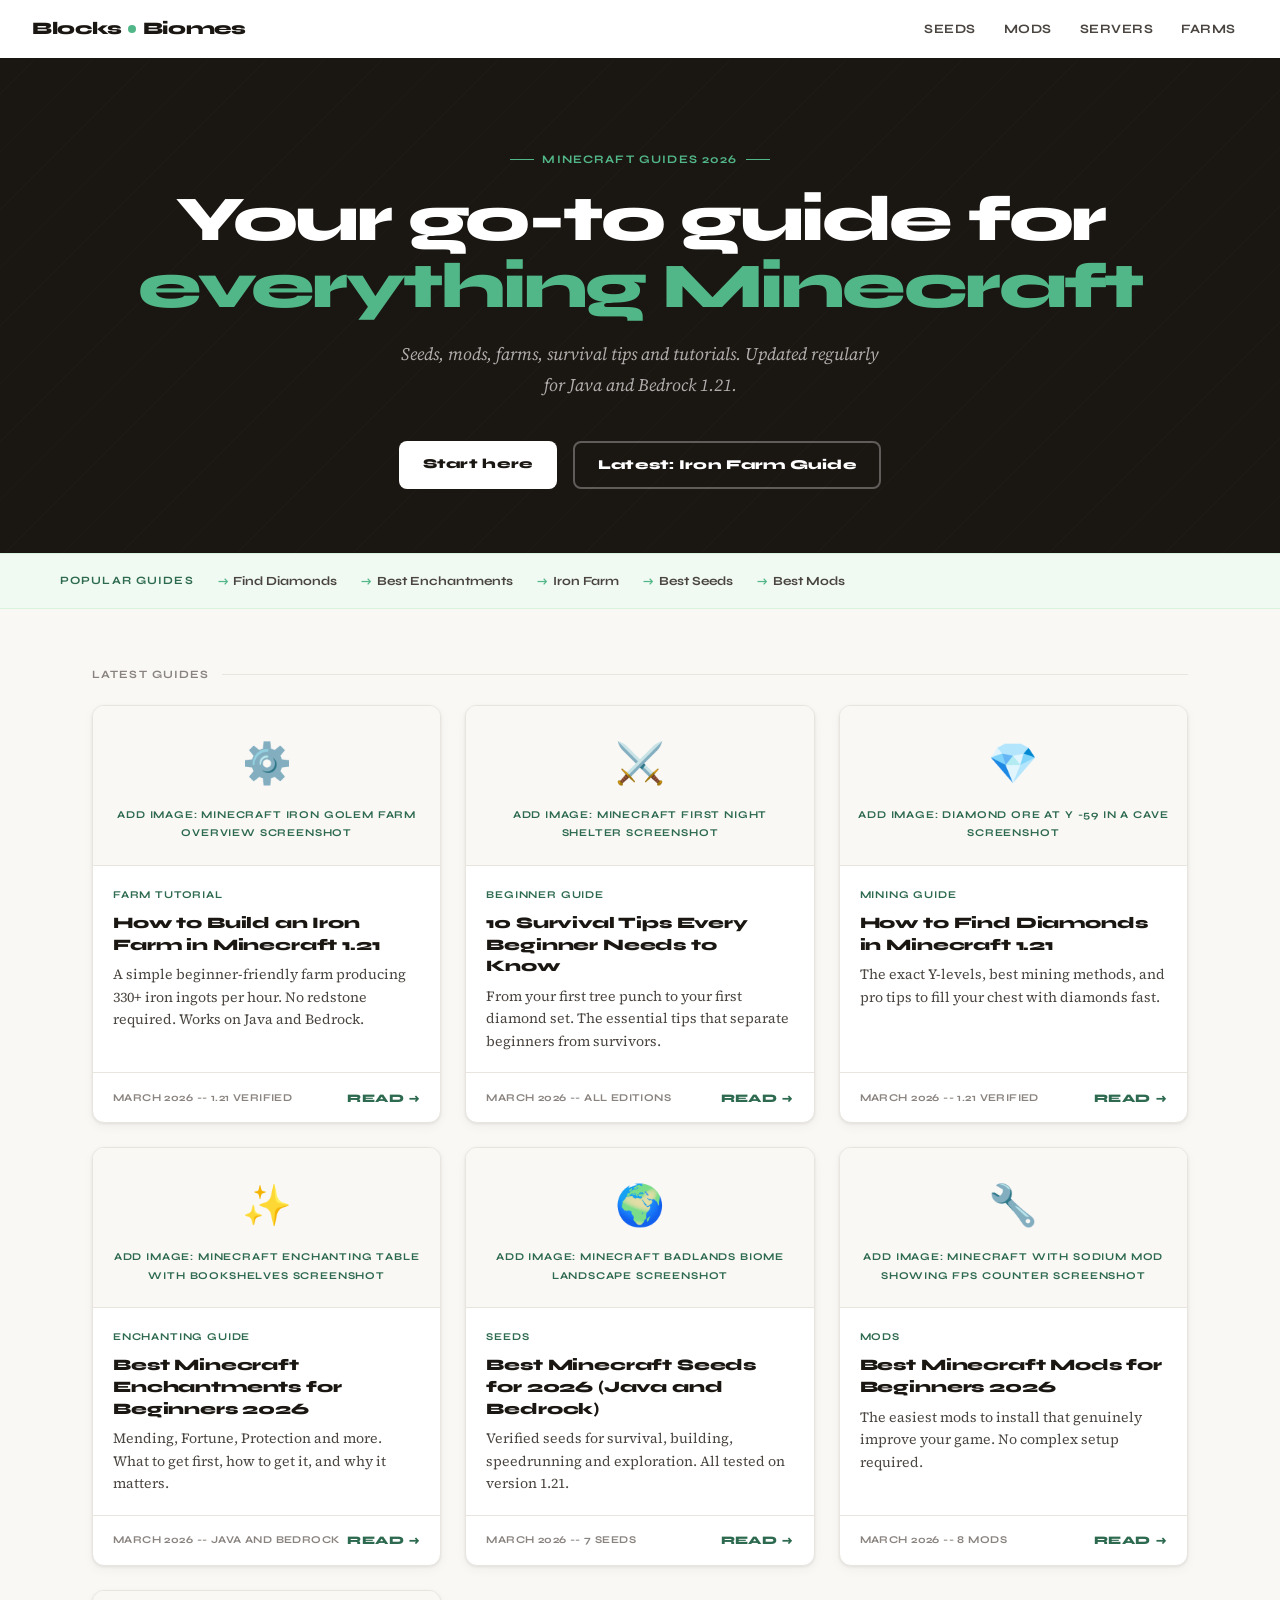
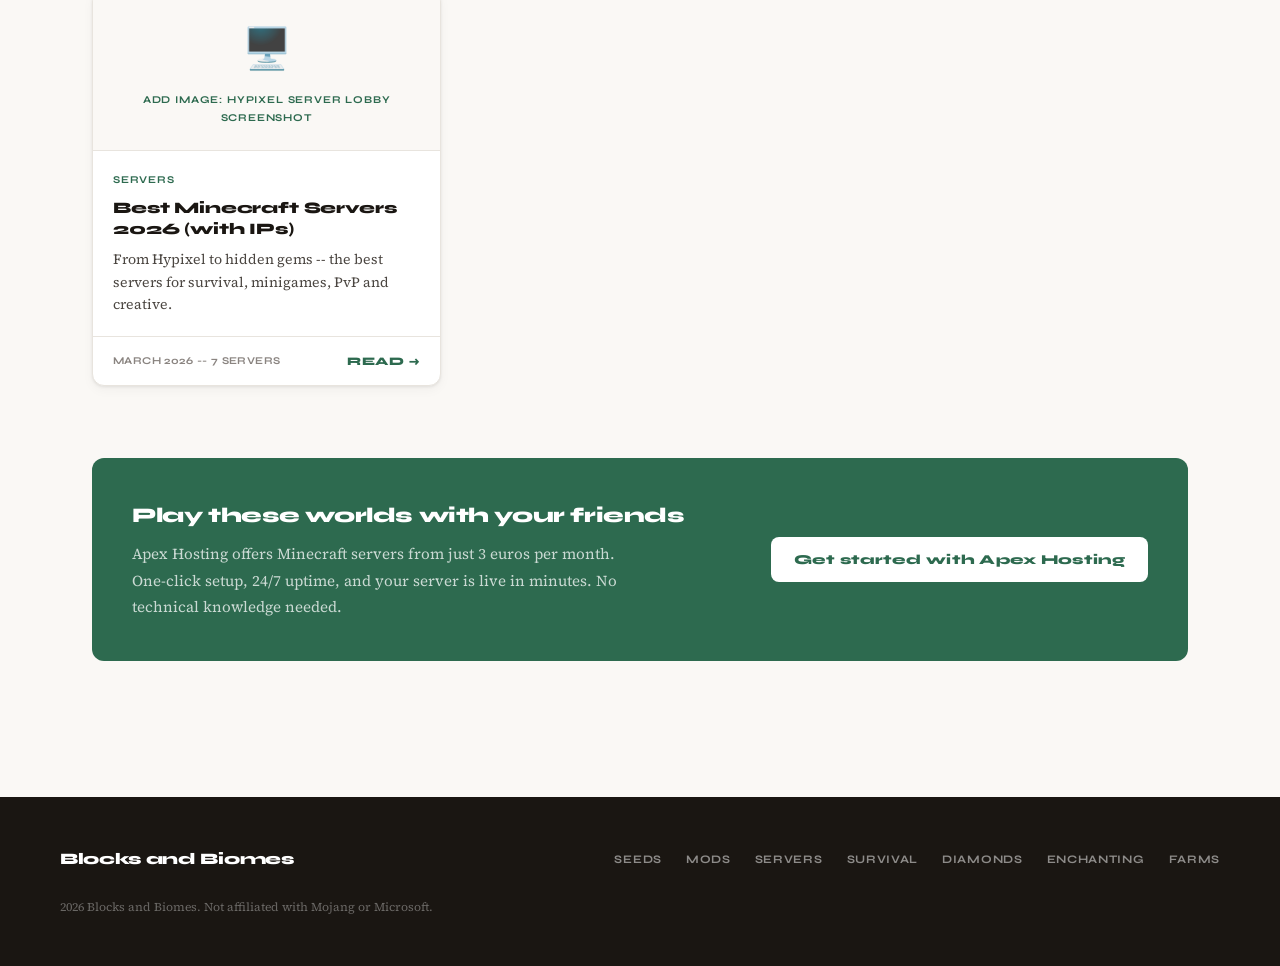
<file: index.html>
<!DOCTYPE html>
<html lang="en">
<head>
<meta charset="UTF-8">
<meta name="viewport" content="width=device-width, initial-scale=1.0">
<title>Blocks and Biomes | Minecraft Guides, Seeds, Mods and Tutorials 2026</title>
<meta name="description" content="The best Minecraft guides for 2026. Seeds, mods, servers, farms, survival tips and tutorials for Java and Bedrock edition. Updated regularly.">
<link rel="stylesheet" href="style.css">
<style>
.home-hero{
  background:var(--ink);
  color:var(--white);
  padding:5rem 2rem 4rem;
  text-align:center;
  position:relative;
  overflow:hidden;
}
.home-hero::before{
  content:'';
  position:absolute;
  inset:0;
  background:repeating-linear-gradient(
    -45deg,
    transparent,
    transparent 40px,
    rgba(255,255,255,0.015) 40px,
    rgba(255,255,255,0.015) 41px
  );
}
.home-hero-content{position:relative;z-index:1}
.home-hero .hero-eyebrow{color:var(--green-light)}
.home-hero .hero-eyebrow::before,.home-hero .hero-eyebrow::after{background:var(--green-light)}
.home-hero h1{
  font-family:'Syne',sans-serif;
  font-size:clamp(2.5rem,7vw,4rem);
  font-weight:800;
  letter-spacing:-0.04em;
  line-height:1.05;
  margin-bottom:1.2rem;
  color:var(--white);
}
.home-hero h1 em{color:var(--green-light);font-style:normal}
.home-hero p{
  font-size:1.1rem;
  color:rgba(255,255,255,0.65);
  max-width:480px;
  margin:0 auto 2.5rem;
  font-style:italic;
}
.hero-btns{display:flex;gap:1rem;justify-content:center;flex-wrap:wrap}
.btn-white{background:var(--white);color:var(--ink);font-family:'Syne',sans-serif;font-size:0.85rem;font-weight:800;letter-spacing:0.02em;padding:0.7rem 1.5rem;border-radius:var(--radius);transition:all 0.15s}
.btn-white:hover{background:var(--green-pale);transform:translateY(-1px)}
.btn-ghost{background:transparent;color:var(--white);border:2px solid rgba(255,255,255,0.3);font-family:'Syne',sans-serif;font-size:0.85rem;font-weight:800;letter-spacing:0.02em;padding:0.65rem 1.4rem;border-radius:var(--radius);transition:all 0.15s}
.btn-ghost:hover{border-color:rgba(255,255,255,0.7);background:rgba(255,255,255,0.05)}
.home-section{max-width:1160px;margin:0 auto;padding:3.5rem 2rem}
.home-section + .home-section{padding-top:0}
.featured-strip{
  background:var(--green-bg);
  border-top:1px solid var(--green-pale);
  border-bottom:1px solid var(--green-pale);
  padding:1rem 2rem;
}
.featured-strip-inner{
  max-width:1160px;
  margin:0 auto;
  display:flex;
  align-items:center;
  gap:1.5rem;
  flex-wrap:wrap;
}
.featured-strip-label{
  font-family:'Syne',sans-serif;
  font-size:0.7rem;
  font-weight:700;
  letter-spacing:0.1em;
  text-transform:uppercase;
  color:var(--green);
  white-space:nowrap;
}
.featured-strip-links{display:flex;gap:1.5rem;flex-wrap:wrap}
.featured-strip-links a{
  font-family:'Syne',sans-serif;
  font-size:0.78rem;
  font-weight:700;
  color:var(--ink2);
  transition:color 0.15s;
  display:flex;
  align-items:center;
  gap:0.3rem;
}
.featured-strip-links a::before{content:'→';color:var(--green-light)}
.featured-strip-links a:hover{color:var(--green)}
.affiliate-banner-home{
  background:var(--green);
  border-radius:var(--radius-lg);
  padding:2.5rem;
  display:flex;
  align-items:center;
  justify-content:space-between;
  gap:2rem;
  flex-wrap:wrap;
  color:var(--white);
  margin-top:1rem;
}
.affiliate-banner-home h2{
  font-family:'Syne',sans-serif;
  font-size:1.3rem;
  font-weight:800;
  letter-spacing:-0.02em;
  margin-bottom:0.4rem;
  color:var(--white);
}
.affiliate-banner-home p{color:rgba(255,255,255,0.75);font-size:0.95rem;max-width:520px;margin:0}
@media(max-width:600px){.home-hero{padding:3.5rem 1.2rem 3rem}.home-section{padding:2.5rem 1.2rem}.affiliate-banner-home{padding:1.5rem;flex-direction:column}}
</style>
</head>
<body>

<header class="site-header">
  <a href="index.html" class="site-logo">Blocks<span class="dot"></span>Biomes</a>
  <nav class="site-nav">
    <a href="seeds.html">Seeds</a>
    <a href="mods.html">Mods</a>
    <a href="servers.html">Servers</a>
    <a href="iron-farm.html">Farms</a>
  </nav>
</header>

<div class="home-hero">
  <div class="home-hero-content">
    <div class="hero-eyebrow">Minecraft Guides 2026</div>
    <h1>Your go-to guide for<br><em>everything Minecraft</em></h1>
    <p>Seeds, mods, farms, survival tips and tutorials. Updated regularly for Java and Bedrock 1.21.</p>
    <div class="hero-btns">
      <a href="survival-tips.html" class="btn-white">Start here</a>
      <a href="iron-farm.html" class="btn-ghost">Latest: Iron Farm Guide</a>
    </div>
  </div>
</div>

<div class="featured-strip">
  <div class="featured-strip-inner">
    <div class="featured-strip-label">Popular guides</div>
    <div class="featured-strip-links">
      <a href="diamonds.html">Find Diamonds</a>
      <a href="enchantments.html">Best Enchantments</a>
      <a href="iron-farm.html">Iron Farm</a>
      <a href="seeds.html">Best Seeds</a>
      <a href="mods.html">Best Mods</a>
    </div>
  </div>
</div>

<div class="home-section">
  <div class="section-label">Latest guides</div>
  <div class="home-cards">

    <a href="iron-farm.html" class="home-card">
      <div class="home-card-thumb">
        <div class="thumb-placeholder">
          <div class="thumb-emoji">⚙️</div>
          <div class="thumb-instruction">Add image: Minecraft iron golem farm overview screenshot</div>
        </div>
      </div>
      <div class="home-card-body">
        <div class="home-card-tag">Farm Tutorial</div>
        <h3>How to Build an Iron Farm in Minecraft 1.21</h3>
        <p>A simple beginner-friendly farm producing 330+ iron ingots per hour. No redstone required. Works on Java and Bedrock.</p>
      </div>
      <div class="home-card-footer">
        <span class="home-card-meta">March 2026 -- 1.21 verified</span>
        <span class="home-card-link">Read</span>
      </div>
    </a>

    <a href="survival-tips.html" class="home-card">
      <div class="home-card-thumb">
        <div class="thumb-placeholder">
          <div class="thumb-emoji">⚔️</div>
          <div class="thumb-instruction">Add image: Minecraft first night shelter screenshot</div>
        </div>
      </div>
      <div class="home-card-body">
        <div class="home-card-tag">Beginner Guide</div>
        <h3>10 Survival Tips Every Beginner Needs to Know</h3>
        <p>From your first tree punch to your first diamond set. The essential tips that separate beginners from survivors.</p>
      </div>
      <div class="home-card-footer">
        <span class="home-card-meta">March 2026 -- All editions</span>
        <span class="home-card-link">Read</span>
      </div>
    </a>

    <a href="diamonds.html" class="home-card">
      <div class="home-card-thumb">
        <div class="thumb-placeholder">
          <div class="thumb-emoji">💎</div>
          <div class="thumb-instruction">Add image: Diamond ore at Y -59 in a cave screenshot</div>
        </div>
      </div>
      <div class="home-card-body">
        <div class="home-card-tag">Mining Guide</div>
        <h3>How to Find Diamonds in Minecraft 1.21</h3>
        <p>The exact Y-levels, best mining methods, and pro tips to fill your chest with diamonds fast.</p>
      </div>
      <div class="home-card-footer">
        <span class="home-card-meta">March 2026 -- 1.21 verified</span>
        <span class="home-card-link">Read</span>
      </div>
    </a>

    <a href="enchantments.html" class="home-card">
      <div class="home-card-thumb">
        <div class="thumb-placeholder">
          <div class="thumb-emoji">✨</div>
          <div class="thumb-instruction">Add image: Minecraft enchanting table with bookshelves screenshot</div>
        </div>
      </div>
      <div class="home-card-body">
        <div class="home-card-tag">Enchanting Guide</div>
        <h3>Best Minecraft Enchantments for Beginners 2026</h3>
        <p>Mending, Fortune, Protection and more. What to get first, how to get it, and why it matters.</p>
      </div>
      <div class="home-card-footer">
        <span class="home-card-meta">March 2026 -- Java and Bedrock</span>
        <span class="home-card-link">Read</span>
      </div>
    </a>

    <a href="seeds.html" class="home-card">
      <div class="home-card-thumb">
        <div class="thumb-placeholder">
          <div class="thumb-emoji">🌍</div>
          <div class="thumb-instruction">Add image: Minecraft Badlands biome landscape screenshot</div>
        </div>
      </div>
      <div class="home-card-body">
        <div class="home-card-tag">Seeds</div>
        <h3>Best Minecraft Seeds for 2026 (Java and Bedrock)</h3>
        <p>Verified seeds for survival, building, speedrunning and exploration. All tested on version 1.21.</p>
      </div>
      <div class="home-card-footer">
        <span class="home-card-meta">March 2026 -- 7 seeds</span>
        <span class="home-card-link">Read</span>
      </div>
    </a>

    <a href="mods.html" class="home-card">
      <div class="home-card-thumb">
        <div class="thumb-placeholder">
          <div class="thumb-emoji">🔧</div>
          <div class="thumb-instruction">Add image: Minecraft with Sodium mod showing FPS counter screenshot</div>
        </div>
      </div>
      <div class="home-card-body">
        <div class="home-card-tag">Mods</div>
        <h3>Best Minecraft Mods for Beginners 2026</h3>
        <p>The easiest mods to install that genuinely improve your game. No complex setup required.</p>
      </div>
      <div class="home-card-footer">
        <span class="home-card-meta">March 2026 -- 8 mods</span>
        <span class="home-card-link">Read</span>
      </div>
    </a>

    <a href="servers.html" class="home-card">
      <div class="home-card-thumb">
        <div class="thumb-placeholder">
          <div class="thumb-emoji">🖥️</div>
          <div class="thumb-instruction">Add image: Hypixel server lobby screenshot</div>
        </div>
      </div>
      <div class="home-card-body">
        <div class="home-card-tag">Servers</div>
        <h3>Best Minecraft Servers 2026 (with IPs)</h3>
        <p>From Hypixel to hidden gems -- the best servers for survival, minigames, PvP and creative.</p>
      </div>
      <div class="home-card-footer">
        <span class="home-card-meta">March 2026 -- 7 servers</span>
        <span class="home-card-link">Read</span>
      </div>
    </a>

  </div>
</div>

<div class="home-section">
  <div class="affiliate-banner-home">
    <div>
      <h2>Play these worlds with your friends</h2>
      <p>Apex Hosting offers Minecraft servers from just 3 euros per month. One-click setup, 24/7 uptime, and your server is live in minutes. No technical knowledge needed.</p>
    </div>
    <a href="https://billing.apexminecrafthosting.com/aff.php?aff=16632" class="affiliate-btn" target="_blank">Get started with Apex Hosting</a>
  </div>
</div>

<footer class="site-footer">
  <div class="footer-inner">
    <div class="footer-logo">Blocks and Biomes</div>
    <div class="footer-links">
      <a href="seeds.html">Seeds</a>
      <a href="mods.html">Mods</a>
      <a href="servers.html">Servers</a>
      <a href="survival-tips.html">Survival</a>
      <a href="diamonds.html">Diamonds</a>
      <a href="enchantments.html">Enchanting</a>
      <a href="iron-farm.html">Farms</a>
    </div>
    <div class="footer-copy">2026 Blocks and Biomes. Not affiliated with Mojang or Microsoft.</div>
  </div>
</footer>

</body>
</html>
</file>
<file: style.css>
/* Blocks and Biomes -- Global Stylesheet */
/* Font: Syne (display) + Source Serif 4 (body) -- editorial feel */

@import url('https://fonts.googleapis.com/css2?family=Syne:wght@600;700;800&family=Source+Serif+4:ital,wght@0,400;0,600;1,400&family=JetBrains+Mono:wght@500&display=swap');

*,*::before,*::after{box-sizing:border-box;margin:0;padding:0}

:root{
  --cream:#faf8f5;
  --white:#ffffff;
  --ink:#1a1612;
  --ink2:#4a4540;
  --ink3:#8a8480;
  --green:#2d6a4f;
  --green-light:#52b788;
  --green-pale:#d8f3dc;
  --green-bg:#f0faf2;
  --amber:#e07a00;
  --red:#c0392b;
  --blue:#1a5276;
  --border:#e8e4de;
  --border-dark:#c8c4be;
  --shadow:0 1px 3px rgba(0,0,0,0.08),0 4px 12px rgba(0,0,0,0.04);
  --shadow-hover:0 4px 12px rgba(0,0,0,0.12),0 12px 32px rgba(0,0,0,0.08);
  --radius:8px;
  --radius-lg:12px;
}

body{
  font-family:'Source Serif 4',Georgia,serif;
  background:var(--cream);
  color:var(--ink);
  line-height:1.75;
  font-size:17px;
}

a{text-decoration:none;color:inherit}
img{max-width:100%;height:auto;display:block}

/* Header */
.site-header{
  background:var(--white);
  border-bottom:2px solid var(--ink);
  padding:0 2rem;
  display:flex;
  align-items:center;
  justify-content:space-between;
  height:60px;
  position:sticky;
  top:0;
  z-index:100;
}

.site-logo{
  font-family:'Syne',sans-serif;
  font-size:1.1rem;
  font-weight:800;
  color:var(--ink);
  letter-spacing:-0.02em;
  display:flex;
  align-items:center;
  gap:0.4rem;
}

.site-logo .dot{
  width:8px;height:8px;
  background:var(--green-light);
  border-radius:50%;
  display:inline-block;
}

.site-nav{display:flex;gap:0.25rem;align-items:center}

.site-nav a{
  font-family:'Syne',sans-serif;
  font-size:0.8rem;
  font-weight:700;
  letter-spacing:0.04em;
  text-transform:uppercase;
  color:var(--ink2);
  padding:0.4rem 0.75rem;
  border-radius:var(--radius);
  transition:background 0.15s,color 0.15s;
}

.site-nav a:hover{background:var(--cream);color:var(--ink)}
.site-nav a.active{color:var(--green)}

/* Hero */
.page-hero{
  background:var(--white);
  border-bottom:1px solid var(--border);
  padding:3.5rem 2rem 3rem;
  text-align:center;
}

.hero-eyebrow{
  display:inline-flex;
  align-items:center;
  gap:0.5rem;
  font-family:'Syne',sans-serif;
  font-size:0.72rem;
  font-weight:700;
  letter-spacing:0.1em;
  text-transform:uppercase;
  color:var(--green);
  margin-bottom:1rem;
}

.hero-eyebrow::before,.hero-eyebrow::after{
  content:'';
  display:block;
  width:24px;height:1px;
  background:var(--green-light);
}

.page-hero h1{
  font-family:'Syne',sans-serif;
  font-size:clamp(2rem,5vw,3rem);
  font-weight:800;
  letter-spacing:-0.03em;
  line-height:1.1;
  margin-bottom:1rem;
  max-width:700px;
  margin-left:auto;
  margin-right:auto;
}

.page-hero h1 em{
  font-style:normal;
  color:var(--green);
  position:relative;
}

.page-hero .subtitle{
  font-size:1.05rem;
  color:var(--ink2);
  max-width:520px;
  margin:0 auto 1.5rem;
  line-height:1.6;
  font-style:italic;
}

.hero-meta{
  display:flex;
  align-items:center;
  justify-content:center;
  gap:1.5rem;
  font-family:'Syne',sans-serif;
  font-size:0.72rem;
  font-weight:700;
  letter-spacing:0.06em;
  text-transform:uppercase;
  color:var(--ink3);
  flex-wrap:wrap;
}

.hero-meta span{display:flex;align-items:center;gap:0.35rem}
.hero-meta span::before{content:'';display:block;width:4px;height:4px;background:var(--green-light);border-radius:50%}

/* Main layout */
.page-layout{
  max-width:1160px;
  margin:0 auto;
  padding:3rem 2rem;
  display:grid;
  grid-template-columns:1fr 300px;
  gap:3rem;
  align-items:start;
}

.page-layout.full-width{
  grid-template-columns:1fr;
  max-width:800px;
}

/* Article content */
.article-body h2{
  font-family:'Syne',sans-serif;
  font-size:1.35rem;
  font-weight:800;
  letter-spacing:-0.02em;
  margin:2.5rem 0 1rem;
  padding-top:2.5rem;
  border-top:1px solid var(--border);
  color:var(--ink);
}

.article-body h2:first-of-type{padding-top:0;border-top:none;margin-top:0}

.article-body h3{
  font-family:'Syne',sans-serif;
  font-size:1.05rem;
  font-weight:700;
  margin:1.5rem 0 0.5rem;
  color:var(--ink);
}

.article-body p{
  color:var(--ink2);
  margin-bottom:1.1rem;
  font-size:1rem;
  line-height:1.8;
}

.article-body ul,.article-body ol{
  padding-left:1.4rem;
  margin-bottom:1rem;
}

.article-body li{
  color:var(--ink2);
  padding:0.2rem 0;
  font-size:1rem;
  line-height:1.7;
}

.article-body strong{color:var(--ink);font-weight:600}

/* Image placeholder */
.img-placeholder{
  background:var(--cream);
  border:2px dashed var(--border-dark);
  border-radius:var(--radius-lg);
  padding:2rem;
  margin:1.5rem 0;
  text-align:center;
}

.img-placeholder .img-instruction{
  font-family:'Syne',sans-serif;
  font-size:0.72rem;
  font-weight:700;
  letter-spacing:0.08em;
  text-transform:uppercase;
  color:var(--green);
  margin-bottom:0.5rem;
}

.img-placeholder .img-desc{
  font-size:0.88rem;
  color:var(--ink3);
  font-style:italic;
}

.img-placeholder .img-source{
  font-size:0.78rem;
  color:var(--green);
  font-family:'Syne',sans-serif;
  font-weight:700;
  margin-top:0.5rem;
}

/* Intro pull quote */
.article-intro{
  font-size:1.1rem;
  color:var(--ink2);
  border-left:4px solid var(--green-light);
  padding:0.5rem 0 0.5rem 1.3rem;
  margin-bottom:2rem;
  font-style:italic;
  line-height:1.8;
}

/* Info boxes */
.box{
  border-radius:var(--radius-lg);
  padding:1.2rem 1.4rem;
  margin:1.5rem 0;
  font-size:0.93rem;
}

.box-title{
  font-family:'Syne',sans-serif;
  font-size:0.72rem;
  font-weight:700;
  letter-spacing:0.08em;
  text-transform:uppercase;
  margin-bottom:0.5rem;
}

.box-tip{background:var(--green-bg);border:1px solid var(--green-pale)}
.box-tip .box-title{color:var(--green)}
.box-tip p{color:#2d5016;margin:0}

.box-warn{background:#fffbf0;border:1px solid #fde68a}
.box-warn .box-title{color:var(--amber)}
.box-warn p{color:#5c3d00;margin:0}

.box-info{background:#eff6ff;border:1px solid #bfdbfe}
.box-info .box-title{color:var(--blue)}
.box-info p{color:#1e3a5f;margin:0}

/* Step cards */
.step-list{counter-reset:steps;list-style:none;padding:0;margin:1rem 0 1.5rem}

.step-item{
  counter-increment:steps;
  display:grid;
  grid-template-columns:40px 1fr;
  gap:1rem;
  padding:1.2rem 0;
  border-bottom:1px solid var(--border);
}

.step-item:last-child{border-bottom:none}

.step-item::before{
  content:counter(steps);
  font-family:'Syne',sans-serif;
  font-size:0.8rem;
  font-weight:800;
  background:var(--green);
  color:var(--white);
  width:32px;height:32px;
  border-radius:var(--radius);
  display:flex;
  align-items:center;
  justify-content:center;
  flex-shrink:0;
  margin-top:2px;
}

.step-item h3{
  font-family:'Syne',sans-serif;
  font-size:1rem;
  font-weight:700;
  margin-bottom:0.4rem;
  color:var(--ink);
}

.step-item p{color:var(--ink2);font-size:0.93rem;line-height:1.7;margin:0}

/* Data table */
.data-table{width:100%;border-collapse:collapse;margin:1rem 0;font-size:0.9rem}
.data-table th{
  font-family:'Syne',sans-serif;
  font-size:0.7rem;
  font-weight:700;
  letter-spacing:0.07em;
  text-transform:uppercase;
  background:var(--ink);
  color:var(--white);
  padding:0.65rem 1rem;
  text-align:left;
}
.data-table td{padding:0.65rem 1rem;border-bottom:1px solid var(--border);color:var(--ink2);vertical-align:top}
.data-table tr:hover td{background:var(--green-bg)}
.data-table .yes{color:var(--green);font-weight:600}
.data-table .no{color:var(--red);font-weight:600}
.data-table .best{color:var(--green);font-weight:700;font-family:'Syne',sans-serif}

/* Code / seed display */
.code-block{
  background:var(--ink);
  color:#a3e635;
  font-family:'JetBrains Mono',monospace;
  font-size:0.88rem;
  padding:0.6rem 1rem;
  border-radius:var(--radius);
  display:flex;
  align-items:center;
  justify-content:space-between;
  gap:1rem;
  margin:0.6rem 0;
}

.copy-btn{
  background:transparent;
  border:1px solid rgba(255,255,255,0.2);
  color:rgba(255,255,255,0.6);
  font-family:'Syne',sans-serif;
  font-size:0.68rem;
  font-weight:700;
  letter-spacing:0.06em;
  text-transform:uppercase;
  padding:0.25rem 0.6rem;
  border-radius:4px;
  cursor:pointer;
  transition:all 0.2s;
  white-space:nowrap;
  flex-shrink:0;
}

.copy-btn:hover{background:rgba(255,255,255,0.1);color:var(--white)}
.copy-btn.copied{border-color:#a3e635;color:#a3e635}

/* Seed card */
.seed-card{
  background:var(--white);
  border:1px solid var(--border);
  border-radius:var(--radius-lg);
  padding:1.4rem;
  margin-bottom:1.25rem;
  box-shadow:var(--shadow);
  transition:box-shadow 0.2s,transform 0.2s;
}

.seed-card:hover{box-shadow:var(--shadow-hover);transform:translateY(-2px)}

.seed-card-header{display:flex;align-items:flex-start;justify-content:space-between;gap:1rem;margin-bottom:0.75rem}

.seed-rank{
  font-family:'Syne',sans-serif;
  font-size:0.68rem;
  font-weight:700;
  letter-spacing:0.08em;
  text-transform:uppercase;
  color:var(--green);
}

.seed-card h2{font-family:'Syne',sans-serif;font-size:1.1rem;font-weight:800;letter-spacing:-0.01em;margin-bottom:0.15rem}

.seed-edition{
  font-family:'Syne',sans-serif;
  font-size:0.65rem;
  font-weight:700;
  letter-spacing:0.06em;
  text-transform:uppercase;
  background:var(--cream);
  border:1px solid var(--border);
  color:var(--ink3);
  padding:0.2rem 0.55rem;
  border-radius:999px;
  white-space:nowrap;
  flex-shrink:0;
}

.seed-card p{font-size:0.93rem;color:var(--ink2);line-height:1.7;margin-top:0.75rem}

/* FAQ */
.faq-item{
  background:var(--white);
  border:1px solid var(--border);
  border-radius:var(--radius-lg);
  padding:1.2rem 1.4rem;
  margin-bottom:0.75rem;
  box-shadow:var(--shadow);
}

.faq-item h3{font-family:'Syne',sans-serif;font-size:0.95rem;font-weight:700;margin-bottom:0.5rem;color:var(--ink)}
.faq-item p{font-size:0.9rem;color:var(--ink2);line-height:1.65;margin:0}

/* Affiliate box */
.affiliate-box{
  background:var(--green);
  border-radius:var(--radius-lg);
  padding:2rem;
  margin:2.5rem 0;
  display:flex;
  align-items:center;
  gap:1.5rem;
  flex-wrap:wrap;
  color:var(--white);
}

.affiliate-box h3{
  font-family:'Syne',sans-serif;
  font-size:1.1rem;
  font-weight:800;
  letter-spacing:-0.01em;
  margin-bottom:0.4rem;
  color:var(--white);
}

.affiliate-box p{
  color:rgba(255,255,255,0.8);
  font-size:0.92rem;
  margin-bottom:1rem;
  line-height:1.6;
}

.affiliate-btn{
  display:inline-block;
  background:var(--white);
  color:var(--green);
  font-family:'Syne',sans-serif;
  font-size:0.85rem;
  font-weight:800;
  letter-spacing:0.02em;
  padding:0.65rem 1.4rem;
  border-radius:var(--radius);
  transition:background 0.15s,transform 0.15s;
  white-space:nowrap;
}

.affiliate-btn:hover{background:var(--green-pale);transform:translateY(-1px)}

/* Sidebar */
.sidebar{position:sticky;top:80px}

.sidebar-widget{
  background:var(--white);
  border:1px solid var(--border);
  border-radius:var(--radius-lg);
  padding:1.4rem;
  margin-bottom:1.5rem;
  box-shadow:var(--shadow);
}

.widget-title{
  font-family:'Syne',sans-serif;
  font-size:0.7rem;
  font-weight:700;
  letter-spacing:0.1em;
  text-transform:uppercase;
  color:var(--ink3);
  margin-bottom:1rem;
  padding-bottom:0.75rem;
  border-bottom:1px solid var(--border);
}

.widget-links{list-style:none;padding:0}

.widget-links li{border-bottom:1px solid var(--border)}
.widget-links li:last-child{border-bottom:none}

.widget-links a{
  display:block;
  padding:0.6rem 0;
  font-family:'Syne',sans-serif;
  font-size:0.82rem;
  font-weight:600;
  color:var(--ink2);
  transition:color 0.15s;
  line-height:1.4;
}

.widget-links a:hover{color:var(--green)}

.widget-links .tag-label{
  font-size:0.65rem;
  font-weight:700;
  letter-spacing:0.06em;
  text-transform:uppercase;
  color:var(--green);
  display:block;
  margin-bottom:0.15rem;
}

/* Related articles */
.related-grid{display:grid;grid-template-columns:1fr 1fr;gap:1rem;margin-top:1rem}

.related-card{
  background:var(--white);
  border:1px solid var(--border);
  border-radius:var(--radius-lg);
  padding:1rem;
  box-shadow:var(--shadow);
  transition:box-shadow 0.2s,transform 0.2s;
}

.related-card:hover{box-shadow:var(--shadow-hover);transform:translateY(-2px)}

.related-card .tag-label{
  font-family:'Syne',sans-serif;
  font-size:0.65rem;
  font-weight:700;
  letter-spacing:0.06em;
  text-transform:uppercase;
  color:var(--green);
  margin-bottom:0.4rem;
  display:block;
}

.related-card h3{font-family:'Syne',sans-serif;font-size:0.88rem;font-weight:700;line-height:1.4;color:var(--ink)}

/* Tags */
.tag-list{display:flex;flex-wrap:wrap;gap:0.4rem;margin-top:2rem;padding-top:2rem;border-top:1px solid var(--border)}

.tag-pill{
  font-family:'Syne',sans-serif;
  font-size:0.7rem;
  font-weight:700;
  letter-spacing:0.05em;
  text-transform:uppercase;
  background:var(--cream);
  border:1px solid var(--border);
  color:var(--ink3);
  padding:0.25rem 0.7rem;
  border-radius:999px;
}

/* Homepage cards */
.home-cards{display:grid;grid-template-columns:repeat(auto-fill,minmax(320px,1fr));gap:1.5rem}

.home-card{
  background:var(--white);
  border:1px solid var(--border);
  border-radius:var(--radius-lg);
  overflow:hidden;
  box-shadow:var(--shadow);
  transition:box-shadow 0.2s,transform 0.2s;
  display:flex;
  flex-direction:column;
}

.home-card:hover{box-shadow:var(--shadow-hover);transform:translateY(-3px)}

.home-card-thumb{
  height:160px;
  background:var(--cream);
  border-bottom:1px solid var(--border);
  display:flex;
  align-items:center;
  justify-content:center;
  position:relative;
  overflow:hidden;
}

.home-card-thumb img{width:100%;height:100%;object-fit:cover}

.home-card-thumb .thumb-placeholder{
  text-align:center;
  padding:1rem;
}

.home-card-thumb .thumb-instruction{
  font-family:'Syne',sans-serif;
  font-size:0.65rem;
  font-weight:700;
  letter-spacing:0.08em;
  text-transform:uppercase;
  color:var(--green);
  margin-top:0.5rem;
}

.home-card-thumb .thumb-emoji{font-size:2.5rem}

.home-card-body{padding:1.25rem;flex:1;display:flex;flex-direction:column}

.home-card-tag{
  font-family:'Syne',sans-serif;
  font-size:0.65rem;
  font-weight:700;
  letter-spacing:0.08em;
  text-transform:uppercase;
  color:var(--green);
  margin-bottom:0.5rem;
}

.home-card h3{
  font-family:'Syne',sans-serif;
  font-size:1rem;
  font-weight:800;
  letter-spacing:-0.01em;
  line-height:1.35;
  margin-bottom:0.5rem;
  color:var(--ink);
}

.home-card p{font-size:0.88rem;color:var(--ink2);line-height:1.6;flex:1}

.home-card-footer{
  padding:0.9rem 1.25rem;
  border-top:1px solid var(--border);
  display:flex;
  align-items:center;
  justify-content:space-between;
}

.home-card-meta{font-family:'Syne',sans-serif;font-size:0.65rem;font-weight:700;letter-spacing:0.04em;text-transform:uppercase;color:var(--ink3)}

.home-card-link{
  font-family:'Syne',sans-serif;
  font-size:0.72rem;
  font-weight:800;
  letter-spacing:0.04em;
  text-transform:uppercase;
  color:var(--green);
  display:flex;
  align-items:center;
  gap:0.3rem;
  transition:gap 0.15s;
}

.home-card-link:hover{gap:0.5rem}
.home-card-link::after{content:'→'}

/* Section headers */
.section-label{
  font-family:'Syne',sans-serif;
  font-size:0.7rem;
  font-weight:700;
  letter-spacing:0.1em;
  text-transform:uppercase;
  color:var(--ink3);
  margin-bottom:1.25rem;
  display:flex;
  align-items:center;
  gap:0.75rem;
}

.section-label::after{content:'';flex:1;height:1px;background:var(--border)}

/* Buttons */
.btn{
  display:inline-flex;
  align-items:center;
  gap:0.4rem;
  font-family:'Syne',sans-serif;
  font-size:0.85rem;
  font-weight:800;
  letter-spacing:0.02em;
  padding:0.65rem 1.4rem;
  border-radius:var(--radius);
  transition:all 0.15s;
  cursor:pointer;
  border:none;
}

.btn-green{background:var(--green);color:var(--white)}
.btn-green:hover{background:#245a42;transform:translateY(-1px)}

.btn-outline{background:transparent;color:var(--ink);border:2px solid var(--ink)}
.btn-outline:hover{background:var(--ink);color:var(--white)}

/* Materials grid */
.materials-grid{display:grid;grid-template-columns:repeat(auto-fill,minmax(180px,1fr));gap:0.75rem;margin:1rem 0 1.5rem}

.material-item{
  background:var(--white);
  border:1px solid var(--border);
  border-radius:var(--radius);
  padding:0.8rem 1rem;
  display:flex;
  align-items:center;
  gap:0.75rem;
  box-shadow:var(--shadow);
}

.material-icon{font-size:1.3rem;flex-shrink:0}
.material-name{font-family:'Syne',sans-serif;font-size:0.85rem;font-weight:700;color:var(--ink)}
.material-note{font-size:0.72rem;color:var(--ink3)}

/* Footer */
.site-footer{
  background:var(--ink);
  color:rgba(255,255,255,0.6);
  padding:3rem 2rem;
  margin-top:5rem;
}

.footer-inner{
  max-width:1160px;
  margin:0 auto;
  display:flex;
  align-items:center;
  justify-content:space-between;
  flex-wrap:wrap;
  gap:1.5rem;
}

.footer-logo{
  font-family:'Syne',sans-serif;
  font-size:1rem;
  font-weight:800;
  color:var(--white);
  letter-spacing:-0.02em;
}

.footer-links{display:flex;gap:1.5rem;flex-wrap:wrap}

.footer-links a{
  font-family:'Syne',sans-serif;
  font-size:0.72rem;
  font-weight:700;
  letter-spacing:0.06em;
  text-transform:uppercase;
  color:rgba(255,255,255,0.5);
  transition:color 0.15s;
}

.footer-links a:hover{color:var(--white)}

.footer-copy{font-size:0.75rem;color:rgba(255,255,255,0.35)}

/* Responsive */
@media(max-width:900px){
  .page-layout{grid-template-columns:1fr}
  .sidebar{position:static}
  .related-grid{grid-template-columns:1fr}
}

@media(max-width:600px){
  .site-header{padding:0 1rem}
  .site-nav a{padding:0.3rem 0.5rem;font-size:0.72rem}
  .page-hero{padding:2.5rem 1.2rem 2rem}
  .page-layout{padding:2rem 1.2rem}
  .home-cards{grid-template-columns:1fr}
  .materials-grid{grid-template-columns:1fr 1fr}
  .footer-inner{flex-direction:column;text-align:center}
  .footer-links{justify-content:center}
}
</file>
